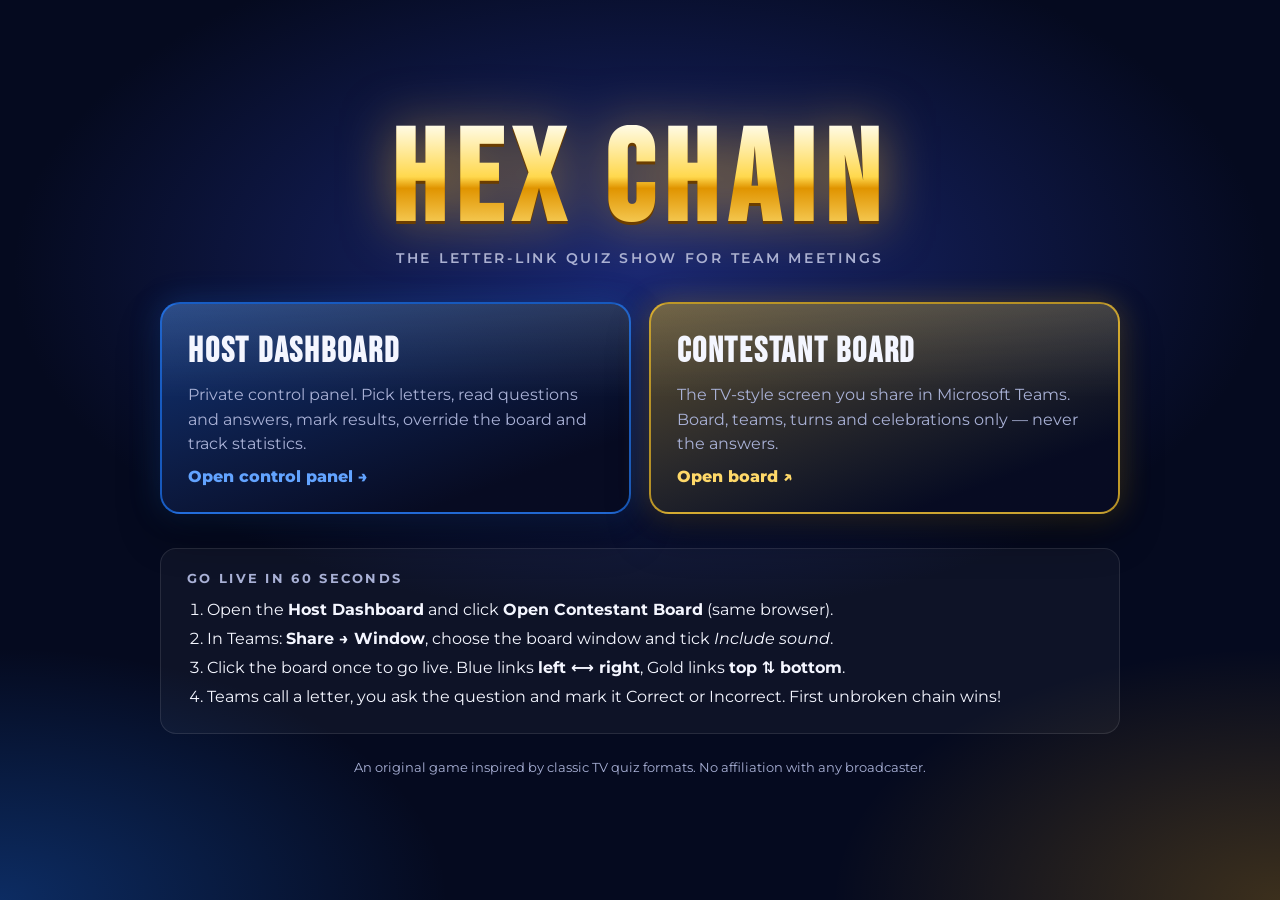
<file: index.html>
<!doctype html>
<html lang="en">
<head>
  <meta charset="utf-8">
  <meta name="viewport" content="width=device-width, initial-scale=1">
  <title>HEX CHAIN — The Letter Link Game Show</title>
  <meta name="description" content="A hexagon letter-link quiz game show for team meetings. Host dashboard + contestant board.">
  <link rel="icon" href="data:image/svg+xml,%3Csvg xmlns='http://www.w3.org/2000/svg' viewBox='0 0 100 100'%3E%3Cpolygon points='95,50 72.5,89 27.5,89 5,50 27.5,11 72.5,11' fill='%23ffc928'/%3E%3C/svg%3E">
  <link rel="preconnect" href="https://fonts.googleapis.com">
  <link rel="preconnect" href="https://fonts.gstatic.com" crossorigin>
  <link href="https://fonts.googleapis.com/css2?family=Bebas+Neue&family=Montserrat:wght@500;600;700;800&display=swap" rel="stylesheet">
  <link rel="stylesheet" href="css/common.css">
  <style>
    body {
      min-height: 100vh;
      display: grid;
      place-items: center;
      padding: 32px 16px;
      background:
        radial-gradient(ellipse 70% 55% at 50% 30%, rgba(40, 60, 170, 0.6), transparent 70%),
        radial-gradient(ellipse 50% 40% at 0% 100%, rgba(30, 123, 255, 0.3), transparent 70%),
        radial-gradient(ellipse 50% 40% at 100% 100%, rgba(255, 180, 20, 0.22), transparent 70%),
        #050a1f;
    }
    main { width: min(960px, 100%); text-align: center; }
    h1 {
      margin: 0;
      font-family: var(--font-display);
      font-size: clamp(3.5rem, 13vw, 8rem);
      line-height: 0.9;
      letter-spacing: 0.08em;
      background: linear-gradient(180deg, #fffbe6 0%, #ffd84d 45%, #e09400 55%, #ffe27a 100%);
      -webkit-background-clip: text;
      background-clip: text;
      color: transparent;
      filter: drop-shadow(0 3px 0 #6b3d00) drop-shadow(0 0 26px rgba(255, 190, 40, 0.5));
    }
    .tag { margin: 10px 0 36px; color: var(--ink-dim); font-weight: 600; letter-spacing: 0.2em; text-transform: uppercase; font-size: 0.85rem; }
    .cards { display: grid; grid-template-columns: repeat(auto-fit, minmax(260px, 1fr)); gap: 18px; }
    .card {
      --c: var(--blue);
      display: flex;
      flex-direction: column;
      gap: 10px;
      padding: 26px;
      border-radius: 20px;
      text-align: left;
      text-decoration: none;
      color: var(--ink);
      background: linear-gradient(180deg, rgba(255, 255, 255, 0.12), rgba(255, 255, 255, 0) 45%), linear-gradient(160deg, color-mix(in srgb, var(--c) 35%, #0a1030), #070b22 80%);
      border: 2px solid color-mix(in srgb, var(--c) 70%, transparent);
      box-shadow: 0 20px 40px rgba(0, 0, 0, 0.4), 0 0 30px color-mix(in srgb, var(--c) 25%, transparent);
      transition: transform 0.25s, box-shadow 0.25s;
    }
    .card:hover, .card:focus-visible { transform: translateY(-4px); box-shadow: 0 26px 50px rgba(0, 0, 0, 0.5), 0 0 50px color-mix(in srgb, var(--c) 50%, transparent); outline: none; }
    .card.gold { --c: var(--gold); }
    .card h2 { margin: 0; font-family: var(--font-display); font-size: 2.2rem; letter-spacing: 0.05em; }
    .card p { margin: 0; color: var(--ink-dim); line-height: 1.55; }
    .card .go { margin-top: auto; font-weight: 800; color: color-mix(in srgb, var(--c) 70%, #fff); }
    .steps { margin-top: 34px; text-align: left; padding: 22px 26px; border-radius: 16px; background: rgba(255, 255, 255, 0.04); border: 1px solid rgba(255, 255, 255, 0.1); }
    .steps h3 { margin: 0 0 10px; font-size: 0.8rem; letter-spacing: 0.18em; text-transform: uppercase; color: var(--ink-dim); }
    .steps ol { margin: 0; padding-left: 20px; line-height: 1.8; }
    footer { margin-top: 26px; color: var(--ink-dim); font-size: 0.8rem; }
  </style>
</head>
<body>
  <main>
    <h1>HEX CHAIN</h1>
    <div class="tag">The letter-link quiz show for team meetings</div>
    <div class="cards">
      <a class="card" href="host.html">
        <h2>Host Dashboard</h2>
        <p>Private control panel. Pick letters, read questions and answers, mark results, override the board and track statistics.</p>
        <span class="go">Open control panel →</span>
      </a>
      <a class="card gold" href="board.html" target="hexchain-board">
        <h2>Contestant Board</h2>
        <p>The TV-style screen you share in Microsoft Teams. Board, teams, turns and celebrations only — never the answers.</p>
        <span class="go">Open board ↗</span>
      </a>
    </div>
    <section class="steps">
      <h3>Go live in 60 seconds</h3>
      <ol>
        <li>Open the <b>Host Dashboard</b> and click <b>Open Contestant Board</b> (same browser).</li>
        <li>In Teams: <b>Share → Window</b>, choose the board window and tick <i>Include sound</i>.</li>
        <li>Click the board once to go live. Blue links <b>left ⟷ right</b>, Gold links <b>top ⇅ bottom</b>.</li>
        <li>Teams call a letter, you ask the question and mark it Correct or Incorrect. First unbroken chain wins!</li>
      </ol>
    </section>
    <footer>An original game inspired by classic TV quiz formats. No affiliation with any broadcaster.</footer>
  </main>
</body>
</html>
</file>
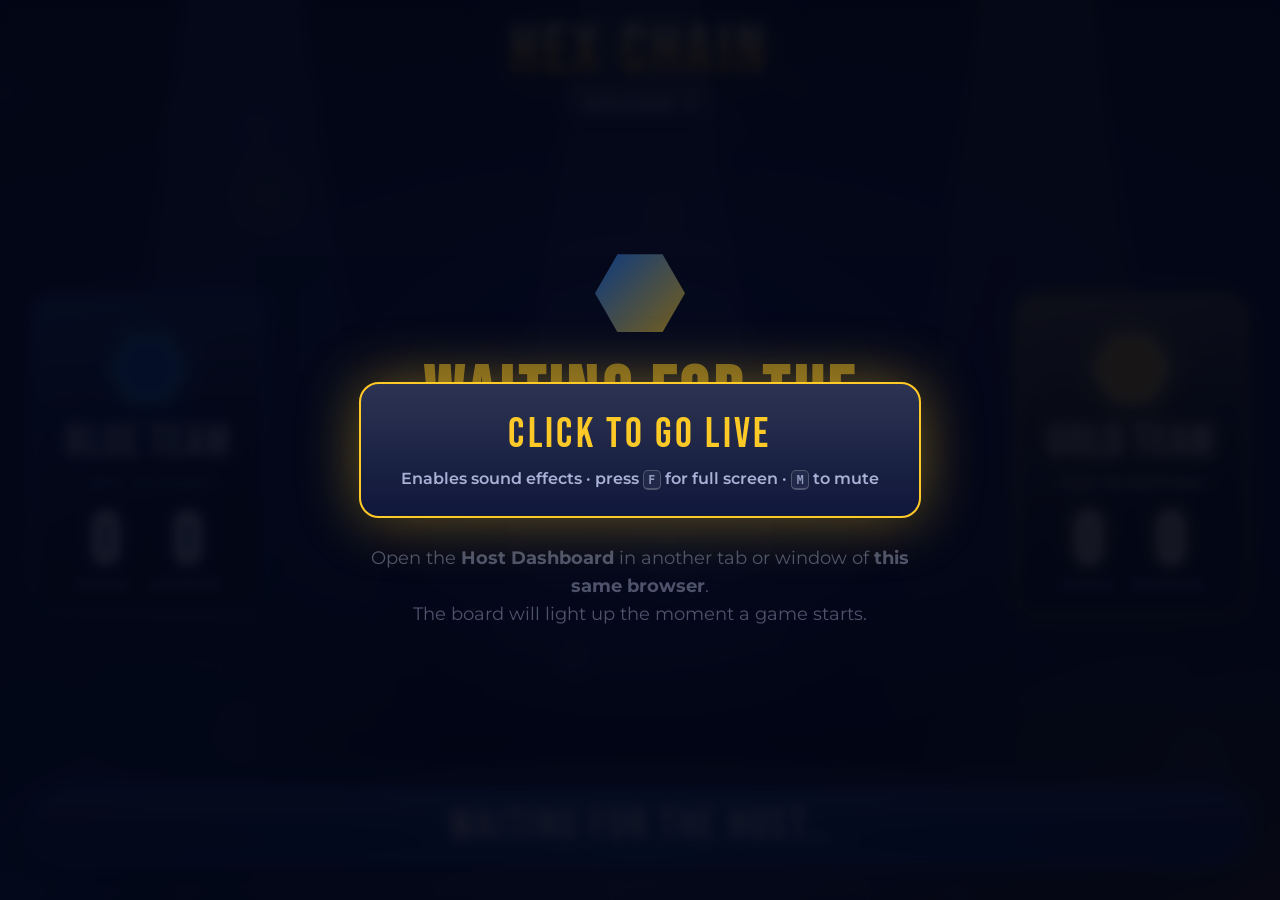
<file: board.html>
<!doctype html>
<html lang="en">
<head>
  <meta charset="utf-8">
  <meta name="viewport" content="width=device-width, initial-scale=1">
  <title>HEX CHAIN — Contestant Board</title>
  <link rel="icon" href="data:image/svg+xml,%3Csvg xmlns='http://www.w3.org/2000/svg' viewBox='0 0 100 100'%3E%3Cpolygon points='95,50 72.5,89 27.5,89 5,50 27.5,11 72.5,11' fill='%23ffc928'/%3E%3C/svg%3E">
  <link rel="preconnect" href="https://fonts.googleapis.com">
  <link rel="preconnect" href="https://fonts.gstatic.com" crossorigin>
  <link href="https://fonts.googleapis.com/css2?family=Bebas+Neue&family=Montserrat:wght@600;700;800;900&display=swap" rel="stylesheet">
  <link rel="stylesheet" href="css/common.css">
  <link rel="stylesheet" href="css/board.css">
</head>
<body class="board-page">
  <!-- Animated studio backdrop -->
  <div class="studio" aria-hidden="true">
    <div class="beam beam-1"></div>
    <div class="beam beam-2"></div>
    <div class="beam beam-3"></div>
    <div class="studio-grid"></div>
    <div class="floor-glow"></div>
  </div>
  <canvas id="bokeh" aria-hidden="true"></canvas>

  <div class="stage">
    <header class="show-header">
      <div class="show-title" id="showTitle">HEX CHAIN</div>
      <div class="round-badge" id="roundBadge">ROUND 1</div>
    </header>

    <main class="arena">
      <aside class="team-card blue" id="card-blue">
        <div class="turn-flag">TO PLAY</div>
        <svg class="crest" viewBox="0 0 100 100" aria-hidden="true"><polygon points="95,50 72.5,89 27.5,89 5,50 27.5,11 72.5,11"/></svg>
        <div class="team-name" id="name-blue">Blue Team</div>
        <div class="team-goal"><span>◀</span> LEFT TO RIGHT <span>▶</span></div>
        <div class="team-stats">
          <div><b id="hex-blue">0</b><small>HEXES</small></div>
          <div><b id="rounds-blue">0</b><small>ROUNDS</small></div>
        </div>
      </aside>

      <section class="board-stage">
        <svg id="board" role="img" aria-label="Game board"></svg>
        <div class="flash" id="flash" aria-live="assertive"></div>
      </section>

      <aside class="team-card gold" id="card-gold">
        <div class="turn-flag">TO PLAY</div>
        <svg class="crest" viewBox="0 0 100 100" aria-hidden="true"><polygon points="95,50 72.5,89 27.5,89 5,50 27.5,11 72.5,11"/></svg>
        <div class="team-name" id="name-gold">Gold Team</div>
        <div class="team-goal"><span>▲</span> TOP TO BOTTOM <span>▼</span></div>
        <div class="team-stats">
          <div><b id="hex-gold">0</b><small>HEXES</small></div>
          <div><b id="rounds-gold">0</b><small>ROUNDS</small></div>
        </div>
      </aside>
    </main>

    <div class="question-card" id="questionCard" hidden>
      <div class="qc-letter" id="qcLetter">A</div>
      <div class="qc-body">
        <div class="qc-kicker" id="qcKicker">MEDIUM</div>
        <div class="qc-text" id="qcText"></div>
      </div>
    </div>

    <footer class="status-bar" id="statusBar">
      <div class="status-text" id="statusText">Waiting for the host…</div>
      <div class="timer" id="timer" hidden>
        <svg viewBox="0 0 100 100"><circle class="timer-track" cx="50" cy="50" r="44"/><circle class="timer-ring" id="timerRing" cx="50" cy="50" r="44"/></svg>
        <span id="timerText">10</span>
      </div>
    </footer>
  </div>

  <div class="winner-overlay" id="winner" hidden>
    <div class="winner-inner">
      <div class="winner-kicker" id="winnerKicker">ROUND 1</div>
      <div class="winner-name" id="winnerName">BLUE TEAM</div>
      <div class="winner-sub">WIN!</div>
    </div>
  </div>

  <canvas id="confetti" aria-hidden="true"></canvas>

  <div class="waiting" id="waiting">
    <div class="waiting-inner">
      <div class="waiting-hex"></div>
      <h1>Waiting for the host…</h1>
      <p>Open the <b>Host Dashboard</b> in another tab or window of <b>this same browser</b>.<br>The board will light up the moment a game starts.</p>
    </div>
  </div>

  <button class="start-overlay" id="startOverlay">
    <span class="start-card">
      <span class="start-title">Click to go live</span>
      <span class="start-sub">Enables sound effects · press <kbd>F</kbd> for full screen · <kbd>M</kbd> to mute</span>
    </span>
  </button>

  <script type="module" src="js/board.js"></script>
</body>
</html>
</file>
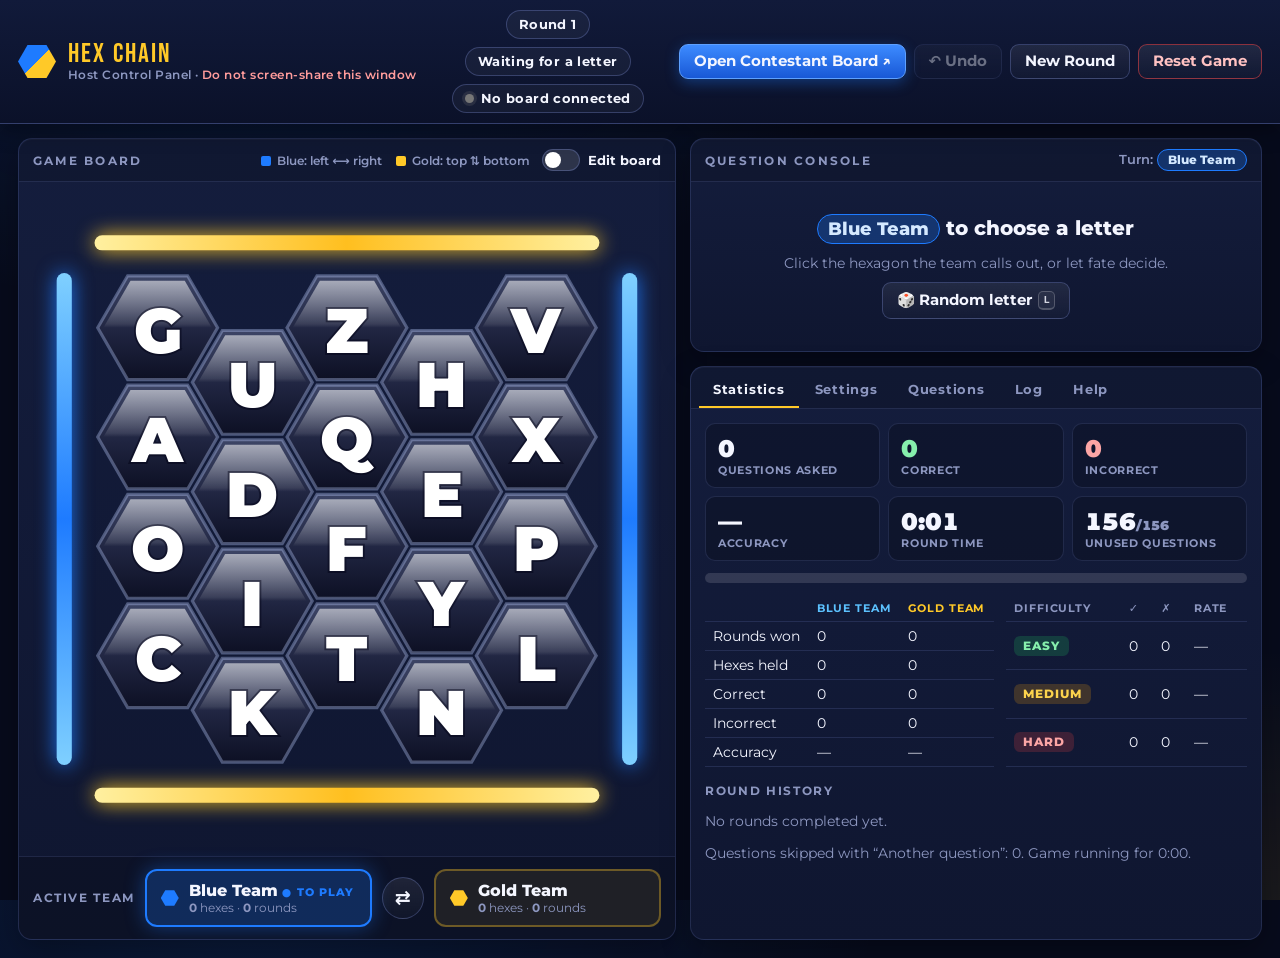
<file: host.html>
<!doctype html>
<html lang="en">
<head>
  <meta charset="utf-8">
  <meta name="viewport" content="width=device-width, initial-scale=1">
  <title>HEX CHAIN — Host Control Panel</title>
  <meta name="robots" content="noindex">
  <link rel="icon" href="data:image/svg+xml,%3Csvg xmlns='http://www.w3.org/2000/svg' viewBox='0 0 100 100'%3E%3Cpolygon points='95,50 72.5,89 27.5,89 5,50 27.5,11 72.5,11' fill='%231e7bff'/%3E%3C/svg%3E">
  <link rel="preconnect" href="https://fonts.googleapis.com">
  <link rel="preconnect" href="https://fonts.gstatic.com" crossorigin>
  <link href="https://fonts.googleapis.com/css2?family=Bebas+Neue&family=Montserrat:wght@500;600;700;800;900&display=swap" rel="stylesheet">
  <link rel="stylesheet" href="css/common.css">
  <link rel="stylesheet" href="css/host.css">
</head>
<body class="host-page">
  <header class="topbar">
    <div class="brand">
      <span class="logo-hex" aria-hidden="true"></span>
      <div>
        <div class="brand-title" id="hdrTitle">HEX CHAIN</div>
        <div class="brand-sub">Host Control Panel · <span class="private">Do not screen-share this window</span></div>
      </div>
    </div>
    <div class="topbar-mid">
      <span class="pill" id="roundPill">Round 1</span>
      <span class="pill" id="phasePill">Ready</span>
      <span class="pill conn" id="connPill"><span class="dot"></span><span id="connText">No board connected</span></span>
    </div>
    <div class="topbar-actions">
      <button class="btn btn-primary" id="btnOpenBoard" title="Open the contestant board in a new window (B)">Open Contestant Board ↗</button>
      <button class="btn" id="btnUndo" title="Undo (Ctrl+Z)">↶ Undo</button>
      <button class="btn" id="btnNewRound" title="Deal a new board, keep scores">New Round</button>
      <button class="btn btn-danger" id="btnReset" title="Reset scores, stats and board">Reset Game</button>
    </div>
  </header>

  <main class="console">
    <section class="panel board-panel">
      <div class="panel-head">
        <h2>Game Board</h2>
        <div class="legend">
          <span><i class="sw sw-blue"></i>Blue: left ⟷ right</span>
          <span><i class="sw sw-gold"></i>Gold: top ⇅ bottom</span>
        </div>
        <label class="switch" title="Edit mode (E)">
          <input type="checkbox" id="editMode">
          <span class="switch-ui"></span>
          <span>Edit board</span>
        </label>
      </div>
      <div class="board-holder"><svg id="board" aria-label="Game board"></svg></div>
      <div class="turn-bar">
        <span class="turn-label">Active team</span>
        <button class="team-btn" data-team="blue">
          <span class="team-dot"></span><span class="tname" id="tbName-blue">Blue Team</span>
          <span class="tmeta"><b id="tbHex-blue">0</b> hexes · <b id="tbRounds-blue">0</b> rounds</span>
        </button>
        <button class="btn btn-icon" id="btnSwap" title="Switch active team (T)">⇄</button>
        <button class="team-btn" data-team="gold">
          <span class="team-dot"></span><span class="tname" id="tbName-gold">Gold Team</span>
          <span class="tmeta"><b id="tbHex-gold">0</b> hexes · <b id="tbRounds-gold">0</b> rounds</span>
        </button>
      </div>
    </section>

    <section class="panel q-panel" id="qPanel" aria-live="polite"></section>

    <section class="panel tabs-panel">
      <nav class="tabs" role="tablist">
        <button role="tab" data-tab="stats">Statistics</button>
        <button role="tab" data-tab="settings">Settings</button>
        <button role="tab" data-tab="bank">Questions</button>
        <button role="tab" data-tab="log">Log</button>
        <button role="tab" data-tab="help">Help</button>
      </nav>

      <div class="tab-body" data-tab="stats" id="tab-stats"></div>

      <div class="tab-body" data-tab="settings">
        <div class="form-grid">
          <label class="field"><span>Show title</span><input id="setTitle" maxlength="30"></label>
          <label class="field"><span>Board size</span><select id="setSize"></select></label>
          <label class="field"><span>Blue team name</span><input id="setBlue" maxlength="24"></label>
          <label class="field"><span>Gold team name</span><input id="setGold" maxlength="24"></label>
          <label class="field"><span>After a correct answer</span>
            <select id="setTurn">
              <option value="alternate">Turns alternate between teams</option>
              <option value="keep">Answering team picks next (classic)</option>
            </select>
          </label>
          <label class="field"><span>Answer timer (seconds)</span><input type="number" id="setTimer" min="3" max="120"></label>
        </div>
        <div class="checks">
          <label class="check"><input type="checkbox" id="setPass"> After a wrong answer, pass to the other team for a steal</label>
          <label class="check"><input type="checkbox" id="setShowQ"> Show question text on the contestant board (answers are never shown)</label>
          <label class="check"><input type="checkbox" id="setSound"> Sound effects on the contestant board</label>
          <label class="check"><input type="checkbox" id="setHide"> Safe mode: blur answers on this screen until hovered</label>
        </div>
      </div>

      <div class="tab-body" data-tab="bank">
        <div id="bankSummary" class="bank-summary"></div>
        <div class="btn-row">
          <label class="btn btn-primary file-btn">📂 Load JSON file<input type="file" id="bankFile" accept=".json,application/json" hidden></label>
          <button class="btn" id="bankSample">Restore sample set</button>
          <button class="btn" id="bankDownload">⬇ Download set</button>
          <button class="btn" id="bankResetUsed">Reset “used” history</button>
        </div>
        <details class="paste">
          <summary>Paste JSON instead</summary>
          <textarea id="bankPaste" rows="6" spellcheck="false" placeholder='{"name": "My set", "questions": {"A": {"easy": [{"q": "What A is…?", "a": "…"}]}}}'></textarea>
          <button class="btn" id="bankPasteLoad">Load pasted JSON</button>
        </details>
        <div id="bankTable"></div>
      </div>

      <div class="tab-body" data-tab="log"><ol class="log" id="log"></ol></div>

      <div class="tab-body help" data-tab="help">
        <h4>Running a game in Teams</h4>
        <ol>
          <li>Click <b>Open Contestant Board</b> — it opens in a new window in this browser.</li>
          <li>In Teams choose <b>Share → Window</b> and pick the contestant board window (tick <i>Include sound</i> for effects).</li>
          <li>Click the board once to go live, then press <kbd>F</kbd> on it for full screen if you have a second monitor.</li>
          <li>Keep this control panel private. Answers only ever appear here.</li>
        </ol>
        <h4>Keyboard shortcuts</h4>
        <div class="shortcuts">
          <span><kbd>1</kbd><kbd>2</kbd><kbd>3</kbd> Easy / Medium / Hard</span>
          <span><kbd>R</kbd> Random difficulty</span>
          <span><kbd>N</kbd> Another question</span>
          <span><kbd>C</kbd> Correct</span>
          <span><kbd>X</kbd> Incorrect</span>
          <span><kbd>S</kbd> Start timer</span>
          <span><kbd>T</kbd> Switch team</span>
          <span><kbd>L</kbd> Random letter</span>
          <span><kbd>E</kbd> Edit mode</span>
          <span><kbd>Esc</kbd> Deselect</span>
          <span><kbd>Ctrl</kbd>+<kbd>Z</kbd> Undo</span>
          <span><kbd>B</kbd> Open board</span>
        </div>
      </div>
    </section>
  </main>

  <div class="toasts" id="toasts" aria-live="polite"></div>
  <script type="module" src="js/host.js"></script>
</body>
</html>
</file>
<file: css/common.css>
/* ==========================================================================
   HEX CHAIN — shared tokens + hex board styles (host and contestant board)
   ========================================================================== */

:root {
  --blue: #1e7bff;
  --blue-hi: #5cc2ff;
  --blue-deep: #0a2c9c;
  --gold: #ffc928;
  --gold-hi: #fff4b0;
  --gold-deep: #b06d00;
  --ink: #f4f6ff;
  --ink-dim: #a9b1d6;
  --bg: #050a1f;
  --good: #22c55e;
  --bad: #ef4444;
  --font-ui: 'Montserrat', system-ui, -apple-system, 'Segoe UI', Roboto, sans-serif;
  --font-display: 'Bebas Neue', 'Impact', 'Arial Narrow Bold', sans-serif;
}

*, *::before, *::after { box-sizing: border-box; }
html, body { margin: 0; height: 100%; }
body { font-family: var(--font-ui); color: var(--ink); background: var(--bg); }
[hidden] { display: none !important; }

kbd {
  display: inline-block;
  min-width: 1.6em;
  padding: 0.05em 0.4em;
  border: 1px solid rgba(255, 255, 255, 0.25);
  border-bottom-width: 2px;
  border-radius: 5px;
  font: 700 0.72em/1.4 ui-monospace, 'SFMono-Regular', Consolas, monospace;
  text-align: center;
  background: rgba(255, 255, 255, 0.06);
  color: inherit;
  opacity: 0.85;
}

/* ---------------------------- Hex board (SVG) ---------------------------- */

.hexboard { display: block; width: 100%; height: 100%; overflow: visible; user-select: none; }

.hexboard .bar { filter: drop-shadow(0 0 8px currentColor); }
.hexboard .bar-blue { fill: url(#hb-bar-blue); color: var(--blue); }
.hexboard .bar-gold { fill: url(#hb-bar-gold); color: var(--gold); }

.hexboard .hex {
  transform-box: fill-box;
  transform-origin: center;
  transition: opacity 0.5s ease, filter 0.4s ease;
  --glow: rgba(255, 255, 255, 0.7);
}
.hexboard .hex.owner-blue { --glow: #4db3ff; }
.hexboard .hex.owner-gold { --glow: #ffd23f; }

.hexboard .hex-base {
  fill: url(#hb-neutral);
  stroke: rgba(190, 205, 255, 0.35);
  stroke-width: 2.5;
  transition: stroke 0.25s, stroke-width 0.25s;
}
.hexboard .owner-blue .hex-base { fill: url(#hb-blue); stroke: #a6dcff; }
.hexboard .owner-gold .hex-base { fill: url(#hb-gold); stroke: #fff6c4; }
.hexboard .hex-shine { fill: url(#hb-shine); pointer-events: none; }

.hexboard .hex-letter {
  fill: #fff;
  font-family: var(--font-ui);
  font-weight: 900;
  font-size: 50px;
  text-anchor: middle;
  dominant-baseline: central;
  paint-order: stroke;
  stroke: rgba(0, 0, 20, 0.45);
  stroke-width: 3px;
  pointer-events: none;
}
.hexboard .hex-letter.long { font-size: 34px; }
.hexboard .owner-gold .hex-letter { fill: #4a2700; stroke: rgba(255, 255, 255, 0.35); }

/* Selected hex: breathing white halo */
.hexboard .hex.selected .hex-base { stroke: #fff; stroke-width: 5; }
.hexboard .hex.selected { animation: hexSelected 1.3s ease-in-out infinite; }
@keyframes hexSelected {
  0%, 100% { filter: drop-shadow(0 0 4px #fff) brightness(1.05); transform: scale(1); }
  50% { filter: drop-shadow(0 0 20px #fff) brightness(1.35); transform: scale(1.05); }
}

/* Claim flip (owner colour is applied mid-flip by render.js) */
.hexboard .hex.flip { animation: hexFlip 0.7s cubic-bezier(0.45, 0, 0.55, 1); }
@keyframes hexFlip {
  0% { transform: scaleX(1); }
  42%, 58% { transform: scaleX(0.02) scaleY(1.1); filter: brightness(2); }
  80% { transform: scaleX(1.08) scaleY(1.08); filter: drop-shadow(0 0 26px var(--glow)) brightness(1.3); }
  100% { transform: scaleX(1); }
}

/* New-board deal-in */
.hexboard .hex.intro { animation: hexIn 0.65s cubic-bezier(0.2, 1.5, 0.4, 1) both; animation-delay: var(--d, 0ms); }
@keyframes hexIn {
  from { transform: scale(0) rotate(-60deg); opacity: 0; }
  to { transform: scale(1) rotate(0); opacity: 1; }
}

/* Winning chain */
.hexboard .hex.win { animation: hexWin 1.1s ease-in-out var(--wd, 0s) infinite both; }
@keyframes hexWin {
  0%, 100% { transform: scale(1); filter: drop-shadow(0 0 6px var(--glow)) brightness(1.05); }
  50% { transform: scale(1.09); filter: drop-shadow(0 0 26px var(--glow)) brightness(1.4); }
}
.hexboard .hex.dim { opacity: 0.3; filter: saturate(0.4); }

.hexboard .win-line {
  fill: none;
  stroke: #fff;
  stroke-width: 7;
  stroke-linecap: round;
  stroke-linejoin: round;
  opacity: 0.85;
  pointer-events: none;
  filter: drop-shadow(0 0 8px #fff);
}
.hexboard .win-line.team-blue { filter: drop-shadow(0 0 10px var(--blue-hi)); }
.hexboard .win-line.team-gold { filter: drop-shadow(0 0 10px var(--gold)); }
.hexboard .win-line.draw { animation: drawLine 1.2s ease-out 0.25s forwards; }
@keyframes drawLine { to { stroke-dashoffset: 0; } }

/* Host-only interactions */
.hexboard--host .hex { cursor: pointer; }
.hexboard--host .hex:not(.claimed):hover .hex-base { stroke: #fff; stroke-width: 4; }
.hexboard--host .hex.claimed { cursor: not-allowed; }
.hexboard--host.editing .hex { cursor: crosshair; }
.hexboard--host.editing .hex:hover .hex-base { stroke: #ff5fd2; stroke-width: 4; }
.hexboard .hex.edit-sel .hex-base { stroke: #ff5fd2; stroke-width: 7; stroke-dasharray: 12 7; }

@media (prefers-reduced-motion: reduce) {
  .hexboard .hex, .hexboard .win-line { animation-duration: 0.01ms !important; animation-iteration-count: 1 !important; }
}
</file>
<file: css/board.css>
/* ==========================================================================
   HEX CHAIN — Contestant Board: TV studio look, tuned for 16:9 screen sharing
   ========================================================================== */

.board-page { overflow: hidden; background: #040816; }

/* ------------------------------ Studio backdrop ------------------------------ */
.studio {
  position: fixed;
  inset: 0;
  overflow: hidden;
  background:
    radial-gradient(ellipse 80% 60% at 50% 45%, rgba(40, 60, 170, 0.55), transparent 70%),
    radial-gradient(ellipse 60% 50% at 0% 100%, rgba(30, 123, 255, 0.35), transparent 70%),
    radial-gradient(ellipse 60% 50% at 100% 100%, rgba(255, 180, 20, 0.25), transparent 70%),
    linear-gradient(180deg, #060b26 0%, #0a0f35 55%, #03050f 100%);
}
.beam {
  position: absolute;
  top: -30%;
  width: 34vw;
  height: 160%;
  background: linear-gradient(180deg, rgba(255, 255, 255, 0.16), rgba(255, 255, 255, 0) 70%);
  filter: blur(18px);
  transform-origin: 50% 0;
  mix-blend-mode: screen;
  animation: sweep 14s ease-in-out infinite alternate;
  clip-path: polygon(45% 0, 55% 0, 100% 100%, 0 100%);
}
.beam-1 { left: 2%; animation-delay: -2s; background: linear-gradient(180deg, rgba(92, 194, 255, 0.28), transparent 70%); }
.beam-2 { left: 33%; animation-duration: 18s; animation-delay: -7s; }
.beam-3 { left: 64%; animation-duration: 16s; background: linear-gradient(180deg, rgba(255, 201, 40, 0.24), transparent 70%); }
@keyframes sweep {
  from { transform: rotate(-16deg); opacity: 0.55; }
  to { transform: rotate(16deg); opacity: 1; }
}
.studio-grid {
  position: absolute;
  left: -50%;
  right: -50%;
  bottom: -10%;
  height: 45%;
  background-image:
    linear-gradient(rgba(92, 160, 255, 0.18) 1px, transparent 1px),
    linear-gradient(90deg, rgba(92, 160, 255, 0.18) 1px, transparent 1px);
  background-size: 60px 60px;
  transform: perspective(500px) rotateX(62deg);
  mask-image: linear-gradient(to top, #000 10%, transparent 90%);
  animation: gridMove 6s linear infinite;
}
@keyframes gridMove { to { background-position: 0 60px; } }
.floor-glow {
  position: absolute;
  left: 15%;
  right: 15%;
  bottom: -12vh;
  height: 30vh;
  background: radial-gradient(ellipse at center, rgba(120, 160, 255, 0.35), transparent 70%);
  filter: blur(10px);
}
#bokeh, #confetti { position: fixed; inset: 0; width: 100%; height: 100%; pointer-events: none; }
#bokeh { z-index: 1; }
#confetti { z-index: 40; }

/* --------------------------------- Layout --------------------------------- */
.stage {
  position: relative;
  z-index: 2;
  height: 100vh;
  height: 100dvh;
  display: grid;
  grid-template-rows: auto minmax(0, 1fr) auto auto;
  gap: 1.6vh;
  padding: 2.4vh 2.6vw 2.6vh;
}

.show-header { display: flex; flex-direction: column; align-items: center; gap: 0.6vh; }
.show-title {
  font-family: var(--font-display);
  font-size: clamp(2.2rem, 7.4vh, 6rem);
  line-height: 0.9;
  letter-spacing: 0.08em;
  background: linear-gradient(180deg, #fffbe6 0%, #ffd84d 45%, #e09400 55%, #ffe27a 100%);
  -webkit-background-clip: text;
  background-clip: text;
  color: transparent;
  filter: drop-shadow(0 3px 0 #6b3d00) drop-shadow(0 0 22px rgba(255, 190, 40, 0.55));
  animation: titleGlow 4s ease-in-out infinite;
}
@keyframes titleGlow {
  50% { filter: drop-shadow(0 3px 0 #6b3d00) drop-shadow(0 0 40px rgba(255, 210, 80, 0.85)); }
}
.round-badge {
  font-weight: 800;
  letter-spacing: 0.32em;
  font-size: clamp(0.7rem, 1.8vh, 1.1rem);
  padding: 0.35em 1.2em 0.35em 1.5em;
  border-radius: 99px;
  border: 1px solid rgba(255, 255, 255, 0.25);
  background: linear-gradient(180deg, rgba(255, 255, 255, 0.14), rgba(255, 255, 255, 0.03));
  box-shadow: inset 0 1px 0 rgba(255, 255, 255, 0.3), 0 4px 18px rgba(0, 0, 0, 0.4);
}

.arena {
  display: grid;
  grid-template-columns: minmax(150px, 18vw) minmax(0, 1fr) minmax(150px, 18vw);
  align-items: center;
  gap: 2vw;
  min-height: 0;
}
.board-stage {
  position: relative;
  height: 100%;
  min-height: 0;
  display: flex;
  align-items: center;
  justify-content: center;
}
.board-stage::before {
  content: '';
  position: absolute;
  inset: 4% 8%;
  border-radius: 50%;
  background: radial-gradient(ellipse at center, rgba(90, 120, 255, 0.35), transparent 65%);
  filter: blur(30px);
  animation: pulseHalo 5s ease-in-out infinite;
}
@keyframes pulseHalo { 50% { opacity: 0.6; transform: scale(1.05); } }
#board { position: relative; max-height: 100%; filter: drop-shadow(0 18px 30px rgba(0, 0, 0, 0.55)); }

/* ------------------------------- Team cards ------------------------------- */
.team-card {
  --c: var(--blue);
  --c-hi: var(--blue-hi);
  --c-deep: var(--blue-deep);
  position: relative;
  display: flex;
  flex-direction: column;
  align-items: center;
  gap: 1.2vh;
  padding: 3.4vh 1.2vw 2.4vh;
  border-radius: 22px;
  text-align: center;
  background:
    linear-gradient(180deg, rgba(255, 255, 255, 0.14), rgba(255, 255, 255, 0) 40%),
    linear-gradient(160deg, color-mix(in srgb, var(--c) 45%, #0a1030), #070b22 75%);
  border: 2px solid color-mix(in srgb, var(--c) 70%, transparent);
  box-shadow: 0 0 0 1px rgba(255, 255, 255, 0.06) inset, 0 20px 40px rgba(0, 0, 0, 0.45), 0 0 30px color-mix(in srgb, var(--c) 30%, transparent);
  transition: transform 0.5s cubic-bezier(0.2, 1.3, 0.4, 1), box-shadow 0.5s, opacity 0.5s, filter 0.5s;
  overflow: hidden;
}
.team-card.gold { --c: var(--gold); --c-hi: var(--gold-hi); --c-deep: var(--gold-deep); }
.team-card::after {
  content: '';
  position: absolute;
  inset: 0;
  background: linear-gradient(115deg, transparent 30%, rgba(255, 255, 255, 0.18) 45%, transparent 60%);
  transform: translateX(-120%);
  animation: cardSheen 7s ease-in-out infinite;
  pointer-events: none;
}
.team-card.gold::after { animation-delay: 3.5s; }
@keyframes cardSheen { 0%, 70% { transform: translateX(-120%); } 100% { transform: translateX(120%); } }

.team-card.active {
  transform: scale(1.06);
  box-shadow: 0 0 0 1px rgba(255, 255, 255, 0.1) inset, 0 20px 50px rgba(0, 0, 0, 0.5), 0 0 60px color-mix(in srgb, var(--c) 65%, transparent);
  animation: activeGlow 1.8s ease-in-out infinite;
}
@keyframes activeGlow { 50% { box-shadow: 0 0 0 1px rgba(255, 255, 255, 0.1) inset, 0 20px 50px rgba(0, 0, 0, 0.5), 0 0 90px var(--c); } }
.team-card.winner { transform: scale(1.1); animation: activeGlow 0.9s ease-in-out infinite; }
.team-card.loser { opacity: 0.55; filter: saturate(0.5); }

.turn-flag {
  position: absolute;
  top: 0;
  left: 50%;
  transform: translate(-50%, -110%);
  padding: 0.35em 1.2em;
  border-radius: 0 0 12px 12px;
  background: linear-gradient(180deg, #fff, var(--c-hi));
  color: #0a1030;
  font-weight: 900;
  letter-spacing: 0.25em;
  font-size: clamp(0.6rem, 1.5vh, 0.95rem);
  white-space: nowrap;
  transition: transform 0.4s cubic-bezier(0.2, 1.4, 0.4, 1);
}
.team-card.active .turn-flag { transform: translate(-50%, 0); }

.crest { width: clamp(46px, 9vh, 96px); filter: drop-shadow(0 0 14px var(--c)); }
.crest polygon { fill: var(--c); stroke: var(--c-hi); stroke-width: 5; }
.team-card.active .crest { animation: crestSpin 3s ease-in-out infinite; }
@keyframes crestSpin { 50% { transform: rotate(60deg) scale(1.08); } }

.team-name {
  font-family: var(--font-display);
  font-size: clamp(1.4rem, 5vh, 3.4rem);
  line-height: 1;
  letter-spacing: 0.04em;
  text-shadow: 0 0 18px color-mix(in srgb, var(--c) 80%, transparent), 0 2px 0 rgba(0, 0, 0, 0.5);
  overflow-wrap: anywhere;
}
.team-goal {
  font-weight: 800;
  letter-spacing: 0.14em;
  font-size: clamp(0.55rem, 1.45vh, 0.9rem);
  color: var(--c-hi);
  opacity: 0.9;
}
.team-goal span { color: var(--c); }
.team-stats { display: flex; gap: 1.4vw; margin-top: 0.8vh; }
.team-stats div { display: flex; flex-direction: column; align-items: center; min-width: 4.5vw; }
.team-stats b {
  font-family: var(--font-display);
  font-size: clamp(2rem, 8vh, 5.2rem);
  line-height: 0.95;
  color: #fff;
  text-shadow: 0 0 20px var(--c);
}
.team-stats small { font-weight: 800; letter-spacing: 0.2em; font-size: clamp(0.5rem, 1.3vh, 0.8rem); color: var(--ink-dim); }

/* ------------------------------ Question card ------------------------------ */
.question-card {
  --c: var(--blue);
  position: relative;
  z-index: 5;
  justify-self: center;
  width: min(72vw, 1100px);
  display: flex;
  align-items: center;
  gap: 1.4vw;
  padding: 1.2vh 1.6vw;
  border-radius: 18px;
  background: linear-gradient(180deg, rgba(14, 22, 66, 0.92), rgba(6, 10, 34, 0.94));
  border: 2px solid color-mix(in srgb, var(--c) 75%, transparent);
  box-shadow: 0 16px 40px rgba(0, 0, 0, 0.55), 0 0 40px color-mix(in srgb, var(--c) 35%, transparent);
}
.question-card.qc-idle { visibility: hidden; }
.question-card.qc-in { animation: cardIn 0.5s cubic-bezier(0.2, 1.3, 0.4, 1); }
.question-card[data-team='gold'] { --c: var(--gold); }
@keyframes cardIn { from { opacity: 0; transform: translateY(30px) scale(0.95); } }
.qc-letter {
  flex: none;
  width: clamp(56px, 9vh, 92px);
  aspect-ratio: 1.1547;
  display: grid;
  place-items: center;
  clip-path: polygon(25% 0, 75% 0, 100% 50%, 75% 100%, 25% 100%, 0 50%);
  background: linear-gradient(180deg, #fff 0%, var(--c) 60%);
  color: #071040;
  font-weight: 900;
  font-size: clamp(1.6rem, 5vh, 3rem);
}
.qc-kicker { font-weight: 800; letter-spacing: 0.25em; font-size: clamp(0.6rem, 1.5vh, 0.9rem); color: var(--c); }
.qc-text { font-weight: 700; font-size: clamp(1rem, 3.2vh, 2rem); line-height: 1.25; }

/* -------------------------------- Status bar ------------------------------- */
.status-bar {
  --c: var(--blue);
  position: relative;
  display: flex;
  align-items: center;
  justify-content: center;
  gap: 2vw;
  min-height: clamp(48px, 8vh, 84px);
  padding: 0 2vw;
  border-radius: 99px;
  background:
    linear-gradient(180deg, rgba(255, 255, 255, 0.16), rgba(255, 255, 255, 0) 55%),
    linear-gradient(90deg, color-mix(in srgb, var(--c) 25%, #060a24), color-mix(in srgb, var(--c) 55%, #060a24), color-mix(in srgb, var(--c) 25%, #060a24));
  border: 2px solid color-mix(in srgb, var(--c) 80%, transparent);
  box-shadow: 0 0 40px color-mix(in srgb, var(--c) 35%, transparent), 0 14px 30px rgba(0, 0, 0, 0.45);
  transition: background 0.6s, border-color 0.6s, box-shadow 0.6s;
}
.status-bar[data-team='gold'] { --c: var(--gold); }
.status-text {
  font-family: var(--font-display);
  font-size: clamp(1.4rem, 5vh, 3.4rem);
  letter-spacing: 0.06em;
  text-shadow: 0 2px 0 rgba(0, 0, 0, 0.5), 0 0 20px color-mix(in srgb, var(--c) 60%, transparent);
  text-align: center;
}

.timer { position: relative; width: clamp(44px, 7vh, 76px); aspect-ratio: 1; flex: none; }
.timer svg { width: 100%; height: 100%; transform: rotate(-90deg); }
.timer-track { fill: rgba(0, 0, 0, 0.35); stroke: rgba(255, 255, 255, 0.15); stroke-width: 8; }
.timer-ring { fill: none; stroke: #fff; stroke-width: 8; stroke-linecap: round; transition: stroke-dashoffset 0.1s linear, stroke 0.3s; }
.timer span { position: absolute; inset: 0; display: grid; place-items: center; font-weight: 900; font-size: clamp(1rem, 3vh, 1.8rem); }
.timer.urgent .timer-ring { stroke: var(--bad); }
.timer.urgent span { color: #ffb4b4; animation: urgent 0.5s ease-in-out infinite alternate; }
@keyframes urgent { to { transform: scale(1.25); } }

/* ---------------------------------- Flash ---------------------------------- */
.flash {
  position: absolute;
  inset: 0;
  z-index: 6;
  display: flex;
  flex-direction: column;
  align-items: center;
  justify-content: center;
  pointer-events: none;
  opacity: 0;
}
.flash.show {
  background: radial-gradient(ellipse 55% 40% at center, rgba(3, 6, 20, 0.78), transparent 75%);
  animation: flash 1.9s cubic-bezier(0.2, 1, 0.3, 1) forwards;
}
@keyframes flash {
  0% { opacity: 0; transform: scale(0.4); }
  15% { opacity: 1; transform: scale(1.08); }
  25% { transform: scale(1); }
  75% { opacity: 1; transform: scale(1); }
  100% { opacity: 0; transform: scale(1.15); }
}
.flash-main {
  font-family: var(--font-display);
  font-size: clamp(3rem, 15vh, 10rem);
  line-height: 0.9;
  letter-spacing: 0.04em;
  color: #fff;
  -webkit-text-stroke: 2px rgba(0, 0, 0, 0.3);
  text-shadow: 0 6px 0 rgba(0, 0, 0, 0.45), 0 0 50px var(--fc, #fff);
}
.flash-sub {
  margin-top: 1vh;
  padding: 0.3em 1em;
  border-radius: 99px;
  background: rgba(4, 8, 30, 0.8);
  font-weight: 800;
  letter-spacing: 0.08em;
  font-size: clamp(1rem, 3.2vh, 2rem);
}
.flash-blue { --fc: var(--blue-hi); }
.flash-blue .flash-main { color: #d8f0ff; }
.flash-gold { --fc: var(--gold); }
.flash-gold .flash-main { color: #fff3b8; }
.flash-wrong { --fc: var(--bad); }
.flash-wrong .flash-main { color: #ffd2d2; }
.flash-info .flash-main { font-size: clamp(2rem, 8vh, 5rem); }

/* ---------------------------- Winner announcement --------------------------- */
.winner-overlay {
  --c: var(--blue);
  --c-hi: var(--blue-hi);
  position: fixed;
  inset: 0;
  z-index: 30;
  display: grid;
  place-items: center;
  pointer-events: none;
  background: radial-gradient(ellipse at center, color-mix(in srgb, var(--c) 35%, transparent), rgba(2, 4, 16, 0.7) 70%);
  opacity: 0;
  transition: opacity 0.6s, background 0.8s;
}
.winner-overlay[data-team='gold'] { --c: var(--gold); --c-hi: var(--gold-hi); }
.winner-overlay.show { opacity: 1; }
.winner-inner {
  display: flex;
  flex-direction: column;
  align-items: center;
  padding: 4vh 6vw;
  border-radius: 30px;
  background: linear-gradient(180deg, rgba(255, 255, 255, 0.18), rgba(255, 255, 255, 0.02) 50%), color-mix(in srgb, var(--c) 30%, #050a24);
  border: 3px solid var(--c);
  box-shadow: 0 0 120px var(--c), 0 30px 60px rgba(0, 0, 0, 0.6);
  transform: scale(0.3) rotate(-8deg);
  transition: transform 0.9s cubic-bezier(0.2, 1.5, 0.35, 1);
}
.winner-overlay.show .winner-inner { transform: scale(1) rotate(0); animation: winnerBob 2.4s ease-in-out 1s infinite; }
@keyframes winnerBob { 50% { transform: scale(1.04) rotate(0.6deg); } }
.winner-kicker { font-weight: 900; letter-spacing: 0.4em; font-size: clamp(0.8rem, 2.4vh, 1.4rem); color: var(--c-hi); }
.winner-name {
  font-family: var(--font-display);
  font-size: clamp(3rem, 16vh, 11rem);
  line-height: 0.95;
  color: #fff;
  text-shadow: 0 6px 0 rgba(0, 0, 0, 0.4), 0 0 60px var(--c);
  text-align: center;
}
.winner-sub {
  font-family: var(--font-display);
  font-size: clamp(2rem, 10vh, 7rem);
  line-height: 0.9;
  letter-spacing: 0.2em;
  background: linear-gradient(180deg, #fff, var(--c-hi) 50%, var(--c));
  -webkit-background-clip: text;
  background-clip: text;
  color: transparent;
}
/* After the big moment, shrink to a lower-third so the winning chain is visible */
.winner-overlay.compact { background: transparent; place-items: end center; padding-bottom: 1.6vh; }
.winner-overlay.compact .winner-inner {
  flex-direction: row;
  gap: 1.5vw;
  padding: 1vh 3vw;
  animation: none;
  transform: none;
}
.winner-overlay.compact .winner-name { font-size: clamp(1.6rem, 6vh, 4rem); }
.winner-overlay.compact .winner-sub { font-size: clamp(1.4rem, 5vh, 3.4rem); }
.winner-overlay.compact .winner-kicker { font-size: clamp(0.6rem, 1.6vh, 1rem); }

/* ------------------------ Waiting + start overlays ------------------------ */
.waiting {
  position: fixed;
  inset: 0;
  z-index: 50;
  display: grid;
  place-items: center;
  text-align: center;
  background: rgba(3, 6, 20, 0.82);
  backdrop-filter: blur(6px);
}
.waiting-inner { max-width: 640px; padding: 24px; }
.waiting h1 { font-family: var(--font-display); font-size: clamp(2.4rem, 7vw, 4.5rem); letter-spacing: 0.06em; margin: 20px 0 8px; color: var(--gold); }
.waiting p { color: var(--ink-dim); font-size: 1.1rem; line-height: 1.6; }
.waiting-hex {
  width: 90px;
  aspect-ratio: 1.1547;
  margin: 0 auto;
  clip-path: polygon(25% 0, 75% 0, 100% 50%, 75% 100%, 25% 100%, 0 50%);
  background: linear-gradient(135deg, var(--blue), var(--gold));
  animation: crestSpin 2.4s ease-in-out infinite;
}

.start-overlay {
  position: fixed;
  inset: 0;
  z-index: 60;
  border: 0;
  padding: 16px;
  display: grid;
  place-items: center;
  background: rgba(3, 6, 20, 0.55);
  color: inherit;
  font: inherit;
  cursor: pointer;
  transition: opacity 0.5s;
}
.start-overlay.gone { opacity: 0; pointer-events: none; }
.start-card {
  display: flex;
  flex-direction: column;
  gap: 10px;
  padding: 26px 40px;
  border-radius: 20px;
  border: 2px solid var(--gold);
  background: linear-gradient(180deg, rgba(255, 255, 255, 0.14), rgba(255, 255, 255, 0.02)), #0a1236;
  box-shadow: 0 0 60px rgba(255, 201, 40, 0.4);
  animation: winnerBob 2.4s ease-in-out infinite;
}
.start-title { font-family: var(--font-display); font-size: 2.6rem; letter-spacing: 0.08em; color: var(--gold); }
.start-sub { color: var(--ink-dim); font-weight: 600; }

/* ------------------------------- Responsive ------------------------------- */
@media (max-aspect-ratio: 1/1) {
  .arena { grid-template-columns: 1fr 1fr; grid-template-rows: auto minmax(0, 1fr); gap: 2vh 3vw; }
  .board-stage { grid-column: 1 / -1; grid-row: 2; }
  .team-card { padding: 3vh 3vw 1.4vh; gap: 0.6vh; }
  .crest { display: none; }
  .team-name { font-size: clamp(1.3rem, 3.4vh, 2.4rem); }
  .team-stats b { font-size: clamp(1.6rem, 4.6vh, 3rem); }
  .team-card.active, .team-card.winner { transform: scale(1.02); }
  .question-card { width: 100%; }
}
@media (max-width: 640px) {
  .stage { padding: 2vh 16px; }
  .team-stats b { font-size: 2rem; }
  .status-text { font-size: 1.3rem; }
}
</file>
<file: css/host.css>
/* ==========================================================================
   HEX CHAIN — Host Dashboard: broadcast-style control panel
   ========================================================================== */

.host-page {
  --panel: #0f1630;
  --panel-2: #141d3d;
  --line: rgba(150, 170, 255, 0.14);
  --line-2: rgba(150, 170, 255, 0.26);
  --muted: #8d97c0;
  background:
    radial-gradient(ellipse 70% 50% at 20% 0%, rgba(30, 123, 255, 0.14), transparent 70%),
    radial-gradient(ellipse 60% 40% at 100% 100%, rgba(255, 201, 40, 0.08), transparent 70%),
    #070b1c;
  min-height: 100vh;
  font-size: 14px;
}
.muted { color: var(--muted); }

/* --------------------------------- Buttons --------------------------------- */
.btn {
  display: inline-flex;
  align-items: center;
  justify-content: center;
  gap: 0.45em;
  padding: 0.55em 0.95em;
  border: 1px solid var(--line-2);
  border-radius: 9px;
  background: linear-gradient(180deg, rgba(255, 255, 255, 0.08), rgba(255, 255, 255, 0.02));
  color: var(--ink);
  font: 700 0.92rem/1.1 var(--font-ui);
  cursor: pointer;
  transition: background 0.15s, border-color 0.15s, transform 0.08s, box-shadow 0.15s;
  white-space: nowrap;
}
.btn:hover:not(:disabled) { border-color: rgba(255, 255, 255, 0.45); background: rgba(255, 255, 255, 0.12); }
.btn:active:not(:disabled) { transform: translateY(1px); }
.btn:disabled { opacity: 0.4; cursor: not-allowed; }
.btn:focus-visible, .team-btn:focus-visible, .tabs button:focus-visible { outline: 2px solid var(--blue-hi); outline-offset: 2px; }
.btn-primary { background: linear-gradient(180deg, #3d8bff, #1858d6); border-color: #5ea0ff; box-shadow: 0 4px 14px rgba(30, 123, 255, 0.35); }
.btn-primary:hover:not(:disabled) { background: linear-gradient(180deg, #5299ff, #1e64ea); }
.btn-danger { border-color: rgba(239, 68, 68, 0.55); color: #ffc2c2; }
.btn-danger:hover:not(:disabled) { background: rgba(239, 68, 68, 0.18); border-color: var(--bad); }
.btn-ghost { background: transparent; border-color: transparent; }
.btn-sm { padding: 0.38em 0.7em; font-size: 0.82rem; }
.btn-lg { padding: 0.8em 1.4em; font-size: 1.05rem; }
.btn-icon { width: 42px; height: 42px; padding: 0; font-size: 1.2rem; border-radius: 50%; }
.btn-blue { background: linear-gradient(180deg, #2f86ff, #1350c9); border-color: #5ea0ff; }
.btn-gold { background: linear-gradient(180deg, #ffd24a, #d99a00); border-color: #ffe17a; color: #3a2000; }
.btn-row { display: flex; flex-wrap: wrap; gap: 8px; margin: 10px 0; }

/* ---------------------------------- Top bar --------------------------------- */
.topbar {
  position: sticky;
  top: 0;
  z-index: 10;
  display: flex;
  align-items: center;
  gap: 16px;
  flex-wrap: wrap;
  padding: 10px 18px;
  background: linear-gradient(180deg, #111a3a, #0b1129);
  border-bottom: 1px solid var(--line-2);
  box-shadow: 0 6px 20px rgba(0, 0, 0, 0.35);
}
.brand { display: flex; align-items: center; gap: 12px; }
.logo-hex {
  width: 38px;
  aspect-ratio: 1.1547;
  clip-path: polygon(25% 0, 75% 0, 100% 50%, 75% 100%, 25% 100%, 0 50%);
  background: linear-gradient(135deg, var(--blue) 0 50%, var(--gold) 50% 100%);
}
.brand-title { font-family: var(--font-display); font-size: 1.7rem; letter-spacing: 0.08em; line-height: 1; color: var(--gold); }
.brand-sub { font-size: 0.74rem; color: var(--muted); font-weight: 600; letter-spacing: 0.04em; }
.brand-sub .private { color: #ff9c9c; }
.topbar-mid { display: flex; gap: 8px; flex-wrap: wrap; flex: 1; justify-content: center; }
.topbar-actions { display: flex; gap: 8px; flex-wrap: wrap; }

.pill {
  display: inline-flex;
  align-items: center;
  gap: 7px;
  padding: 6px 12px;
  border-radius: 99px;
  border: 1px solid var(--line-2);
  background: rgba(255, 255, 255, 0.04);
  font-weight: 700;
  font-size: 0.8rem;
  letter-spacing: 0.03em;
}
.pill-live { border-color: #fff; box-shadow: 0 0 12px rgba(255, 255, 255, 0.25); }
.pill-blue { border-color: var(--blue); background: rgba(30, 123, 255, 0.2); }
.pill-gold { border-color: var(--gold); background: rgba(255, 201, 40, 0.18); }
.conn .dot { width: 9px; height: 9px; border-radius: 50%; background: #777; box-shadow: 0 0 0 3px rgba(120, 120, 120, 0.2); }
.conn.on { border-color: rgba(34, 197, 94, 0.6); }
.conn.on .dot { background: var(--good); box-shadow: 0 0 0 3px rgba(34, 197, 94, 0.25), 0 0 10px var(--good); animation: blink 2s infinite; }
@keyframes blink { 50% { opacity: 0.45; } }

/* --------------------------------- Layout --------------------------------- */
.console {
  display: grid;
  grid-template-columns: minmax(0, 1.15fr) minmax(380px, 1fr);
  grid-template-rows: auto 1fr;
  gap: 14px;
  padding: 14px 18px 18px;
  height: calc(100vh - 66px);
  min-height: 640px;
}
.panel {
  display: flex;
  flex-direction: column;
  min-height: 0;
  border: 1px solid var(--line);
  border-radius: 14px;
  background: linear-gradient(180deg, var(--panel-2), var(--panel));
  box-shadow: 0 10px 30px rgba(0, 0, 0, 0.3), inset 0 1px 0 rgba(255, 255, 255, 0.04);
  overflow: hidden;
}
.board-panel { grid-row: 1 / span 2; }
.panel-head {
  display: flex;
  align-items: center;
  gap: 12px;
  padding: 10px 14px;
  border-bottom: 1px solid var(--line);
  background: rgba(0, 0, 0, 0.18);
}
.panel-head h2 { margin: 0; font-size: 0.78rem; letter-spacing: 0.18em; text-transform: uppercase; color: var(--muted); flex: 1; }
.legend { display: flex; gap: 14px; font-size: 0.76rem; color: var(--muted); font-weight: 600; }
.sw { display: inline-block; width: 10px; height: 10px; border-radius: 2px; margin-right: 6px; vertical-align: -1px; }
.sw-blue { background: var(--blue); }
.sw-gold { background: var(--gold); }
.turn-mini { font-size: 0.8rem; color: var(--muted); font-weight: 600; }

.board-holder { flex: 1; min-height: 0; padding: 14px 20px; display: flex; align-items: center; justify-content: center; }
.board-holder svg { max-height: 100%; }

/* Switch */
.switch { display: inline-flex; align-items: center; gap: 8px; font-weight: 700; font-size: 0.82rem; cursor: pointer; }
.switch input { position: absolute; opacity: 0; pointer-events: none; }
.switch-ui { width: 38px; height: 22px; border-radius: 99px; background: rgba(255, 255, 255, 0.12); border: 1px solid var(--line-2); position: relative; transition: background 0.2s; }
.switch-ui::after { content: ''; position: absolute; top: 2px; left: 2px; width: 16px; height: 16px; border-radius: 50%; background: #fff; transition: transform 0.2s; }
.switch input:checked + .switch-ui { background: #c026d3; border-color: #f0abfc; }
.switch input:checked + .switch-ui::after { transform: translateX(16px); }
.switch input:focus-visible + .switch-ui { outline: 2px solid var(--blue-hi); outline-offset: 2px; }

/* Turn bar */
.turn-bar { display: flex; align-items: center; gap: 10px; padding: 12px 14px; border-top: 1px solid var(--line); background: rgba(0, 0, 0, 0.2); }
.turn-label { font-size: 0.72rem; letter-spacing: 0.14em; text-transform: uppercase; color: var(--muted); font-weight: 700; }
.team-btn {
  --c: var(--blue);
  flex: 1;
  display: grid;
  grid-template-columns: auto 1fr;
  grid-template-rows: auto auto;
  column-gap: 10px;
  align-items: center;
  text-align: left;
  padding: 10px 14px;
  border-radius: 12px;
  border: 2px solid color-mix(in srgb, var(--c) 35%, transparent);
  background: color-mix(in srgb, var(--c) 8%, transparent);
  color: var(--ink);
  font-family: var(--font-ui);
  cursor: pointer;
  transition: all 0.2s;
}
.team-btn[data-team='gold'] { --c: var(--gold); }
.team-btn .team-dot { grid-row: span 2; width: 18px; aspect-ratio: 1.1547; clip-path: polygon(25% 0, 75% 0, 100% 50%, 75% 100%, 25% 100%, 0 50%); background: var(--c); }
.team-btn .tname { font-weight: 800; font-size: 1rem; overflow: hidden; text-overflow: ellipsis; white-space: nowrap; }
.team-btn .tmeta { font-size: 0.75rem; color: var(--muted); }
.team-btn.active { border-color: var(--c); background: color-mix(in srgb, var(--c) 24%, transparent); box-shadow: 0 0 20px color-mix(in srgb, var(--c) 40%, transparent); }
.team-btn.active .tname::after { content: '  ● TO PLAY'; font-size: 0.68rem; letter-spacing: 0.1em; color: var(--c); }

/* ----------------------------- Question console ----------------------------- */
.q-body { padding: 14px; overflow: auto; display: flex; flex-direction: column; gap: 12px; }
.q-empty { text-align: center; padding: 18px 10px; display: flex; flex-direction: column; align-items: center; gap: 10px; }
.q-empty p { margin: 0; color: var(--muted); }
.big-turn { font-size: 1.25rem; font-weight: 800; }
.q-empty.won h3 { margin: 0; font-size: 1.4rem; }
.trophy { font-size: 3rem; animation: blink 1.6s infinite; }

.chip { display: inline-block; padding: 3px 10px; border-radius: 99px; font-weight: 800; font-size: 0.9em; background: rgba(255, 255, 255, 0.1); border: 1px solid var(--line-2); }
.chip-blue { background: rgba(30, 123, 255, 0.28); border-color: var(--blue); color: #d4e9ff; }
.chip-gold { background: rgba(255, 201, 40, 0.22); border-color: var(--gold); color: #ffeeb0; }
.tag { display: inline-block; padding: 2px 8px; border-radius: 6px; font-size: 0.68rem; font-weight: 800; letter-spacing: 0.08em; text-transform: uppercase; background: rgba(255, 255, 255, 0.1); color: var(--muted); }
.tag-steal { background: rgba(239, 68, 68, 0.25); color: #ffc2c2; }

.q-head { display: flex; align-items: center; gap: 14px; }
.q-letter {
  flex: none;
  width: 74px;
  aspect-ratio: 1.1547;
  display: grid;
  place-items: center;
  clip-path: polygon(25% 0, 75% 0, 100% 50%, 75% 100%, 25% 100%, 0 50%);
  background: linear-gradient(180deg, #4a5378, #1a1f3a);
  font-weight: 900;
  font-size: 2.2rem;
}
.q-letter.owner-blue { background: linear-gradient(180deg, var(--blue-hi), var(--blue-deep)); }
.q-letter.owner-gold { background: linear-gradient(180deg, var(--gold-hi), var(--gold-deep)); color: #3a2000; }
.q-meta { flex: 1; display: flex; flex-direction: column; gap: 4px; }
.q-for { font-size: 0.72rem; letter-spacing: 0.14em; text-transform: uppercase; color: var(--muted); font-weight: 700; }
.q-turn { font-size: 1.05rem; }

.diff-row { display: grid; grid-template-columns: repeat(4, 1fr); gap: 8px; }
.diff { flex-direction: column; gap: 3px; padding: 9px 6px; }
.diff small { font-size: 0.7rem; color: var(--muted); font-weight: 600; }
.diff-easy { --dc: #22c55e; }
.diff-medium { --dc: #f59e0b; }
.diff-hard { --dc: #ef4444; }
.diff-random { --dc: #a78bfa; }
.diff { border-color: color-mix(in srgb, var(--dc) 45%, transparent); }
.diff.on, .diff:hover:not(:disabled) { background: color-mix(in srgb, var(--dc) 20%, transparent); border-color: var(--dc); }

.badge { display: inline-block; padding: 3px 9px; border-radius: 6px; font-size: 0.72rem; font-weight: 800; letter-spacing: 0.08em; text-transform: uppercase; }
.badge-easy { background: rgba(34, 197, 94, 0.2); color: #86efac; }
.badge-medium { background: rgba(245, 158, 11, 0.2); color: #fcd34d; }
.badge-hard { background: rgba(239, 68, 68, 0.2); color: #fca5a5; }

.q-card { border: 1px solid var(--line-2); border-radius: 12px; padding: 14px; background: rgba(0, 0, 0, 0.25); display: flex; flex-direction: column; gap: 12px; }
.q-card-empty { color: var(--muted); text-align: center; padding: 22px 14px; border-style: dashed; }
.q-card-top { display: flex; align-items: center; gap: 8px; }
.q-card-top .btn { margin-left: auto; }
.q-text { font-size: 1.35rem; font-weight: 700; line-height: 1.35; }
.answer { display: flex; align-items: center; gap: 12px; padding: 10px 14px; border-radius: 10px; background: rgba(34, 197, 94, 0.1); border: 1px solid rgba(34, 197, 94, 0.45); }
.answer-label { font-size: 0.7rem; font-weight: 800; letter-spacing: 0.14em; text-transform: uppercase; color: #86efac; }
.answer-text { font-size: 1.25rem; font-weight: 800; color: #dcfce7; transition: filter 0.2s; }
.answer.concealed .answer-text { filter: blur(9px); }
.answer.concealed:hover .answer-text { filter: none; }
.answer.concealed::after { content: 'hover to reveal'; margin-left: auto; font-size: 0.7rem; color: var(--muted); }

.mark-row { display: grid; grid-template-columns: 1fr 1fr; gap: 10px; }
.btn-correct, .btn-wrong { padding: 16px; font-size: 1.15rem; border-radius: 12px; }
.btn-correct .big, .btn-wrong .big { font-size: 1.5rem; }
.btn-correct { background: linear-gradient(180deg, #22c55e, #15803d); border-color: #4ade80; box-shadow: 0 6px 18px rgba(34, 197, 94, 0.3); }
.btn-correct:hover:not(:disabled) { background: linear-gradient(180deg, #2fd96c, #16903f); }
.btn-wrong { background: linear-gradient(180deg, #ef4444, #b91c1c); border-color: #f87171; box-shadow: 0 6px 18px rgba(239, 68, 68, 0.3); }
.btn-wrong:hover:not(:disabled) { background: linear-gradient(180deg, #f25757, #c82222); }

.timer-row { display: flex; align-items: center; gap: 6px; flex-wrap: wrap; }
.timer-label { font-size: 0.72rem; letter-spacing: 0.12em; text-transform: uppercase; color: var(--muted); font-weight: 700; margin-right: 4px; }
.timer-display { margin-left: auto; font-weight: 900; font-size: 1.2rem; font-variant-numeric: tabular-nums; }
.timer-display.urgent { color: #fca5a5; }

.edit-banner { padding: 8px 12px; border-radius: 8px; background: rgba(192, 38, 211, 0.2); border: 1px solid #e879f9; font-weight: 800; letter-spacing: 0.1em; font-size: 0.8rem; color: #f5d0fe; }
.inline-field { display: flex !important; flex-direction: row !important; align-items: center; gap: 10px; }
.inline-field input { width: 90px; text-transform: uppercase; font-weight: 800; font-size: 1.1rem; text-align: center; }

/* ---------------------------------- Tabs ---------------------------------- */
.tabs { display: flex; gap: 2px; padding: 6px 8px 0; border-bottom: 1px solid var(--line); background: rgba(0, 0, 0, 0.18); overflow-x: auto; }
.tabs button {
  padding: 9px 14px;
  border: 0;
  border-bottom: 2px solid transparent;
  background: none;
  color: var(--muted);
  font: 700 0.8rem var(--font-ui);
  letter-spacing: 0.06em;
  cursor: pointer;
}
.tabs button.on { color: var(--ink); border-bottom-color: var(--gold); }
.tab-body { padding: 14px; overflow: auto; flex: 1; min-height: 0; }
.tab-body h4 { margin: 16px 0 8px; font-size: 0.75rem; letter-spacing: 0.14em; text-transform: uppercase; color: var(--muted); }

.kpis { display: grid; grid-template-columns: repeat(3, 1fr); gap: 8px; }
.kpi { padding: 10px 12px; border-radius: 10px; border: 1px solid var(--line); background: rgba(0, 0, 0, 0.22); display: flex; flex-direction: column; }
.kpi b { font-size: 1.5rem; font-weight: 900; font-variant-numeric: tabular-nums; }
.kpi b small { font-size: 0.8rem; color: var(--muted); }
.kpi span { font-size: 0.7rem; color: var(--muted); font-weight: 700; letter-spacing: 0.06em; text-transform: uppercase; }
.kpi.good b { color: #86efac; }
.kpi.bad b { color: #fca5a5; }

.control-bar { display: flex; height: 10px; border-radius: 99px; overflow: hidden; margin: 12px 0; background: rgba(255, 255, 255, 0.06); }
.control-bar i { display: block; height: 100%; transition: width 0.4s; }
.cb-blue { background: var(--blue); }
.cb-gold { background: var(--gold); }
.cb-open { background: rgba(255, 255, 255, 0.08); }

.stat-cols { display: grid; grid-template-columns: 1.2fr 1fr; gap: 12px; }
.stat-table { width: 100%; border-collapse: collapse; font-size: 0.85rem; }
.stat-table th, .stat-table td { padding: 6px 8px; text-align: left; border-bottom: 1px solid var(--line); }
.stat-table th { font-size: 0.7rem; letter-spacing: 0.08em; text-transform: uppercase; color: var(--muted); }
.stat-table td small { color: var(--muted); }
.c-blue { color: var(--blue-hi) !important; }
.c-gold { color: var(--gold) !important; }
.bank-table tr.on-board td { background: rgba(255, 201, 40, 0.07); }
.bank-table tr.on-board td:first-child { box-shadow: inset 3px 0 0 var(--gold); }

/* Forms */
.form-grid { display: grid; grid-template-columns: 1fr 1fr; gap: 12px; }
.field { display: flex; flex-direction: column; gap: 5px; font-size: 0.75rem; font-weight: 700; color: var(--muted); letter-spacing: 0.04em; }
input, select, textarea {
  padding: 8px 10px;
  border-radius: 8px;
  border: 1px solid var(--line-2);
  background: #0a1027;
  color: var(--ink);
  font: 600 0.92rem var(--font-ui);
}
input:focus, select:focus, textarea:focus { outline: 2px solid var(--blue); outline-offset: 0; border-color: transparent; }
textarea { width: 100%; font-family: ui-monospace, Consolas, monospace; font-size: 0.8rem; margin: 8px 0; resize: vertical; }
.checks { display: flex; flex-direction: column; gap: 10px; margin-top: 16px; }
.check { display: flex; gap: 10px; align-items: flex-start; font-weight: 600; cursor: pointer; }
.check input { width: 17px; height: 17px; margin: 0; accent-color: var(--blue); flex: none; }

.bank-summary { display: flex; flex-direction: column; gap: 3px; }
.paste summary { cursor: pointer; color: var(--muted); font-weight: 700; margin: 4px 0 10px; }
.file-btn { position: relative; }

.log { list-style: none; margin: 0; padding: 0; font-size: 0.85rem; }
.log li { display: flex; gap: 10px; padding: 6px 0; border-bottom: 1px solid var(--line); }
.log time { color: var(--muted); font-variant-numeric: tabular-nums; flex: none; }

.help ol { padding-left: 20px; line-height: 1.7; margin: 0; }
.shortcuts { display: grid; grid-template-columns: repeat(2, 1fr); gap: 8px 16px; font-size: 0.85rem; }

/* --------------------------------- Toasts --------------------------------- */
.toasts { position: fixed; right: 18px; bottom: 18px; z-index: 100; display: flex; flex-direction: column; gap: 8px; max-width: min(420px, calc(100vw - 36px)); }
.toast {
  padding: 11px 15px;
  border-radius: 10px;
  background: #18224a;
  border: 1px solid var(--line-2);
  border-left: 4px solid var(--blue);
  box-shadow: 0 10px 30px rgba(0, 0, 0, 0.45);
  font-weight: 600;
  animation: toastIn 0.3s cubic-bezier(0.2, 1.3, 0.4, 1);
  transition: opacity 0.35s, transform 0.35s;
}
.toast-good { border-left-color: var(--good); }
.toast-warn { border-left-color: #f59e0b; }
.toast-bad { border-left-color: var(--bad); }
.toast.out { opacity: 0; transform: translateX(20px); }
@keyframes toastIn { from { opacity: 0; transform: translateY(14px); } }

/* ------------------------------- Responsive ------------------------------- */
@media (max-width: 1100px) {
  .console { grid-template-columns: 1fr; grid-template-rows: auto; height: auto; }
  .board-panel { grid-row: auto; }
  .board-holder { height: 52vh; }
  .tabs-panel { min-height: 420px; }
}
@media (max-width: 640px) {
  .topbar { padding: 10px 16px; }
  .console { padding: 12px 16px; }
  .diff-row { grid-template-columns: 1fr 1fr; }
  .kpis, .form-grid, .stat-cols, .shortcuts { grid-template-columns: 1fr 1fr; }
  .form-grid, .stat-cols { grid-template-columns: 1fr; }
  .legend { display: none; }
  .turn-bar { flex-wrap: wrap; }
  .turn-label { width: 100%; }
}
</file>
